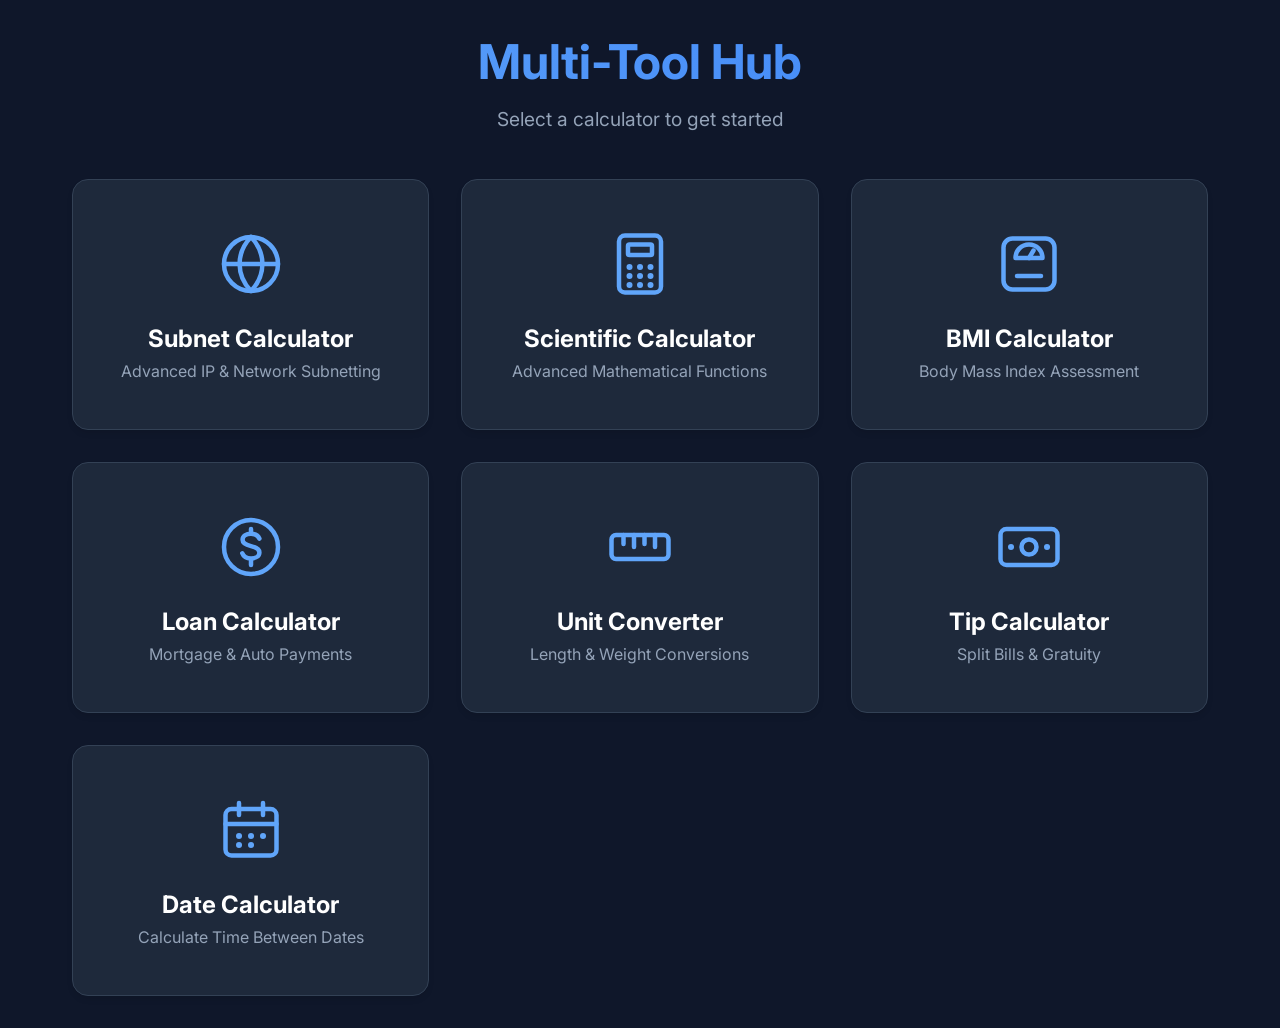
<file: index.html>
<!DOCTYPE html>
<html lang="en">

<head>
    <meta charset="UTF-8">
    <meta name="viewport" content="width=device-width, initial-scale=1.0">
    <title>Calculator Hub</title>
    <style>
        :root {
            --bg-color: #0f172a;
            --card-bg: #1e293b;
            --primary: #3b82f6;
            --primary-hover: #2563eb;
            --text-main: #f8fafc;
            --text-muted: #94a3b8;
            --border: #334155;
        }

        * {
            box-sizing: border-box;
            margin: 0;
            padding: 0;
        }

        body {
            font-family: 'Inter', sans-serif;
            background-color: var(--bg-color);
            color: var(--text-main);
            display: flex;
            align-items: center;
            justify-content: center;
            min-height: 100vh;
        }

        .hub-container {
            text-align: center;
            max-width: 1200px;
            width: 100%;
            padding: 2rem;
        }

        h1 {
            font-size: 3rem;
            margin-bottom: 1rem;
            background: linear-gradient(to right, #60a5fa, #3b82f6);
            -webkit-background-clip: text;
            -webkit-text-fill-color: transparent;
        }

        p {
            color: var(--text-muted);
            font-size: 1.2rem;
            margin-bottom: 3rem;
        }

        .cards {
            display: grid;
            grid-template-columns: repeat(3, 1fr);
            gap: 2rem;
            max-width: 100%;
            margin: 0 auto;
        }

        @media (max-width: 900px) {
            .cards {
                grid-template-columns: repeat(2, 1fr);
            }
        }

        @media (max-width: 600px) {
            .cards {
                grid-template-columns: 1fr;
            }
        }

        .card {
            background: var(--card-bg);
            border: 1px solid var(--border);
            border-radius: 16px;
            padding: 3rem 2rem;
            text-decoration: none;
            color: white;
            transition: all 0.3s ease;
            box-shadow: 0 4px 6px -1px rgba(0, 0, 0, 0.1);
            display: flex;
            flex-direction: column;
            align-items: center;
        }

        .card:hover {
            transform: translateY(-10px);
            border-color: var(--primary);
            box-shadow: 0 10px 25px -5px rgba(59, 130, 246, 0.3);
        }

        .card-icon {
            width: 4.5rem;
            height: 4.5rem;
            margin-bottom: 1.5rem;
            display: block;
            fill: none;
            stroke: #60a5fa;
            stroke-width: 1.5;
            stroke-linecap: round;
            stroke-linejoin: round;
            transition: stroke 0.3s ease, transform 0.3s ease;
        }

        .card:hover .card-icon {
            stroke: #93c5fd;
            transform: scale(1.08);
        }

        .card h2 {
            font-size: 1.5rem;
            margin-bottom: 0.5rem;
        }

        .card p {
            font-size: 1rem;
            margin-bottom: 0;
            color: var(--text-muted);
        }
    </style>
    <link href="https://fonts.googleapis.com/css2?family=Inter:wght@400;600;700&display=swap" rel="stylesheet">
</head>

<body>
    <div class="hub-container">
        <h1>Multi-Tool Hub</h1>
        <p>Select a calculator to get started</p>
        <div class="cards">
            <a href="subnetting/" class="card">
                <!-- Globe -->
                <svg class="card-icon" viewBox="0 0 24 24" aria-hidden="true">
                    <circle cx="12" cy="12" r="9" />
                    <path d="M3 12h18" />
                    <path d="M12 3c2.5 2.6 3.8 5.6 3.8 9s-1.3 6.4-3.8 9c-2.5-2.6-3.8-5.6-3.8-9S9.5 5.6 12 3z" />
                </svg>
                <h2>Subnet Calculator</h2>
                <p>Advanced IP & Network Subnetting</p>
            </a>

            <a href="scientific/" class="card">
                <!-- Calculator -->
                <svg class="card-icon" viewBox="0 0 24 24" aria-hidden="true">
                    <rect x="5" y="2.5" width="14" height="19" rx="2" />
                    <rect x="8" y="5.5" width="8" height="3.5" rx="0.5" />
                    <path d="M8.5 13h.01M12 13h.01M15.5 13h.01M8.5 16h.01M12 16h.01M15.5 16h.01M8.5 19h.01M12 19h.01M15.5 19h.01" stroke-width="2" />
                </svg>
                <h2>Scientific Calculator</h2>
                <p>Advanced Mathematical Functions</p>
            </a>

            <a href="bmi/" class="card">
                <!-- Scale / gauge -->
                <svg class="card-icon" viewBox="0 0 24 24" aria-hidden="true">
                    <rect x="3.5" y="3.5" width="17" height="17" rx="3" />
                    <path d="M7.5 10a4.5 4.5 0 0 1 9 0z" />
                    <path d="M12 10l1.5-2.5" />
                    <path d="M8 16h8" />
                </svg>
                <h2>BMI Calculator</h2>
                <p>Body Mass Index Assessment</p>
            </a>

            <a href="loan/" class="card">
                <!-- Coin with dollar sign -->
                <svg class="card-icon" viewBox="0 0 24 24" aria-hidden="true">
                    <circle cx="12" cy="12" r="9" />
                    <path d="M14.8 9.2c-.4-1-1.4-1.6-2.8-1.6-1.6 0-2.8.8-2.8 2s1 1.7 2.8 2.1c1.8.4 2.8.9 2.8 2.1s-1.2 2-2.8 2c-1.4 0-2.5-.6-2.9-1.7" />
                    <path d="M12 6v1.6M12 16.4V18" />
                </svg>
                <h2>Loan Calculator</h2>
                <p>Mortgage & Auto Payments</p>
            </a>

            <a href="converter/" class="card">
                <!-- Ruler -->
                <svg class="card-icon" viewBox="0 0 24 24" aria-hidden="true">
                    <rect x="2.5" y="8" width="19" height="8" rx="1.5" />
                    <path d="M6.5 8v3M10 8v4M13.5 8v3M17 8v4" />
                </svg>
                <h2>Unit Converter</h2>
                <p>Length & Weight Conversions</p>
            </a>

            <a href="tip/" class="card">
                <!-- Banknote -->
                <svg class="card-icon" viewBox="0 0 24 24" aria-hidden="true">
                    <rect x="2.5" y="6" width="19" height="12" rx="2" />
                    <circle cx="12" cy="12" r="2.5" />
                    <path d="M6 12h.01M18 12h.01" stroke-width="2" />
                </svg>
                <h2>Tip Calculator</h2>
                <p>Split Bills & Gratuity</p>
            </a>

            <a href="date/" class="card">
                <!-- Calendar -->
                <svg class="card-icon" viewBox="0 0 24 24" aria-hidden="true">
                    <rect x="3.5" y="5" width="17" height="15.5" rx="2" />
                    <path d="M3.5 10h17M8 3v4M16 3v4" />
                    <path d="M8 14h.01M12 14h.01M16 14h.01M8 17h.01M12 17h.01" stroke-width="2" />
                </svg>
                <h2>Date Calculator</h2>
                <p>Calculate Time Between Dates</p>
            </a>
        </div>
    </div>
</body>

</html>
</file>
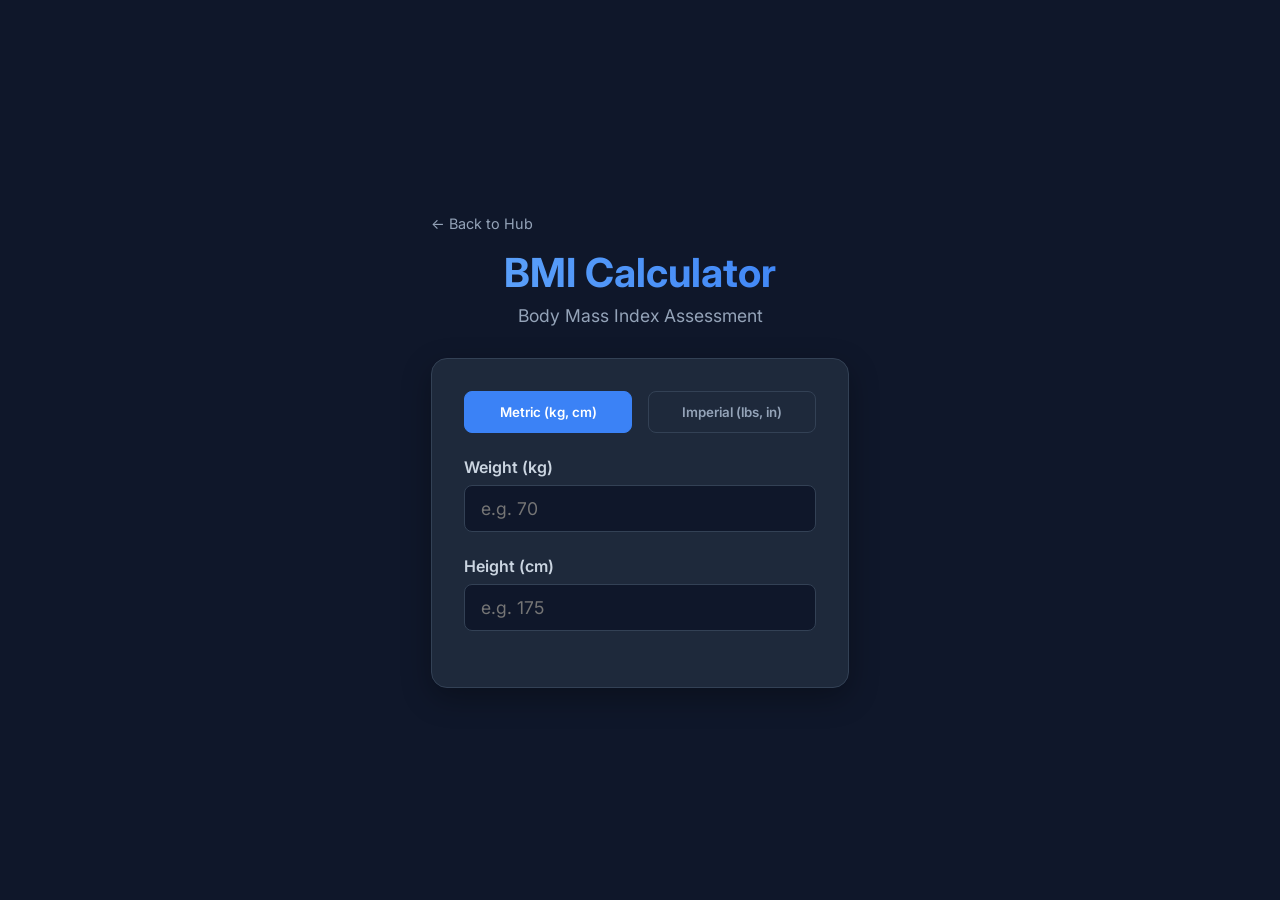
<file: bmi/index.html>
<!DOCTYPE html>
<html lang="en">
<head>
    <meta charset="UTF-8">
    <meta name="viewport" content="width=device-width, initial-scale=1.0">
    <title>BMI Calculator</title>
    <link rel="stylesheet" href="style.css">
    <link href="https://fonts.googleapis.com/css2?family=Inter:wght@400;600;700&display=swap" rel="stylesheet">
</head>
<body>
    <div class="calculator-container">
        <a href="../" class="back-link">&larr; Back to Hub</a>
        <header>
            <h1>BMI Calculator</h1>
            <p>Body Mass Index Assessment</p>
        </header>

        <div class="card">
            <div class="tabs">
                <button class="tab active" onclick="switchUnit('metric')">Metric (kg, cm)</button>
                <button class="tab" onclick="switchUnit('imperial')">Imperial (lbs, in)</button>
            </div>

            <div class="form-group">
                <label id="weightLabel" for="weight">Weight (kg)</label>
                <input type="number" id="weight" placeholder="e.g. 70" oninput="calculateBMI()">
            </div>
            
            <div class="form-group">
                <label id="heightLabel" for="height">Height (cm)</label>
                <input type="number" id="height" placeholder="e.g. 175" oninput="calculateBMI()">
            </div>

            <div class="results" id="results" style="display: none;">
                <div class="bmi-score" id="bmiScore">0.0</div>
                <div class="bmi-category" id="bmiCategory">-</div>
            </div>
        </div>
    </div>
    <script src="script.js"></script>
</body>
</html>
</file>
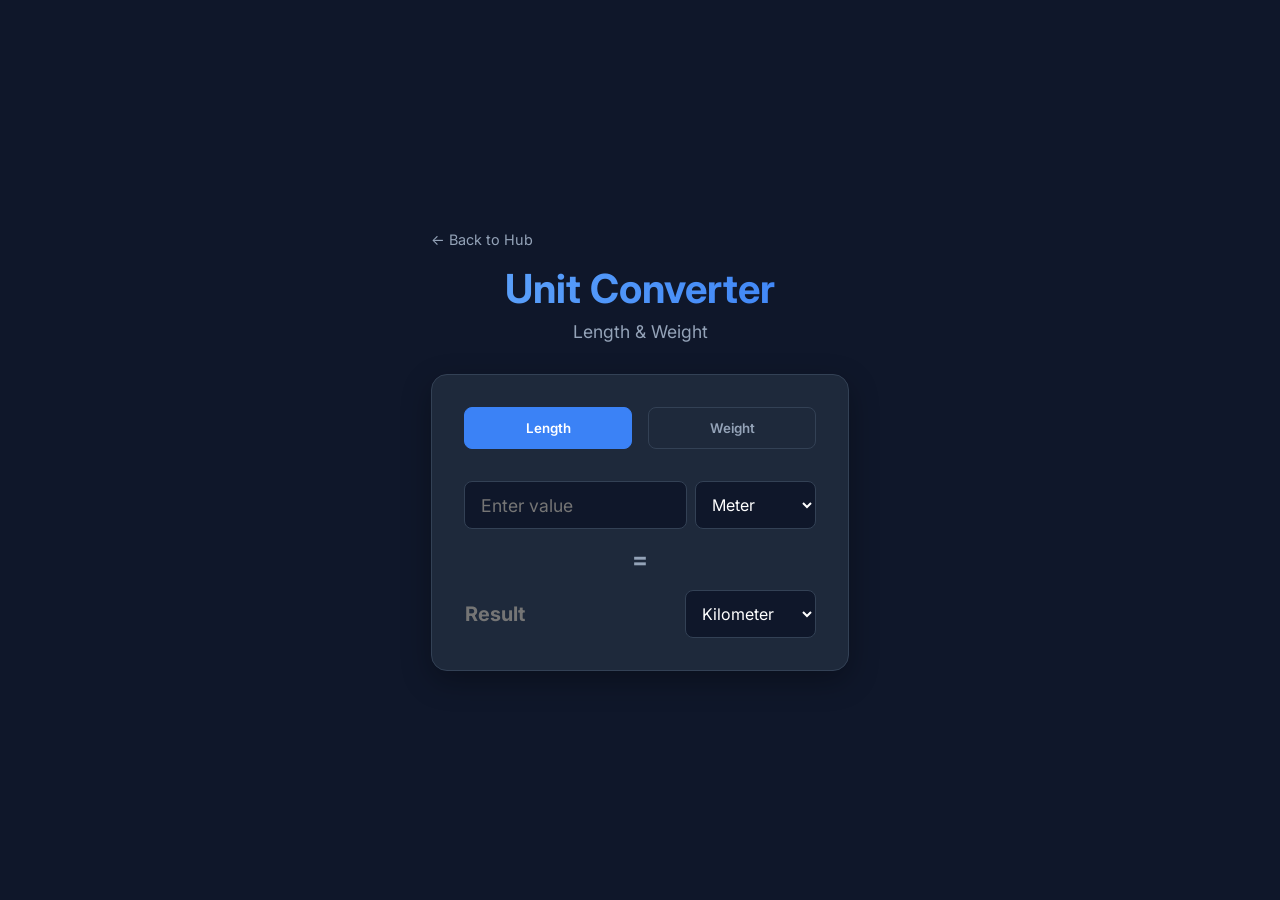
<file: converter/index.html>
<!DOCTYPE html>
<html lang="en">
<head>
    <meta charset="UTF-8">
    <meta name="viewport" content="width=device-width, initial-scale=1.0">
    <title>Unit Converter</title>
    <link rel="stylesheet" href="style.css">
    <link href="https://fonts.googleapis.com/css2?family=Inter:wght@400;600;700&display=swap" rel="stylesheet">
</head>
<body>
    <div class="calculator-container">
        <a href="../" class="back-link">&larr; Back to Hub</a>
        <header>
            <h1>Unit Converter</h1>
            <p>Length & Weight</p>
        </header>

        <div class="card">
            <div class="tabs">
                <button class="tab active" onclick="switchCategory('length')">Length</button>
                <button class="tab" onclick="switchCategory('weight')">Weight</button>
            </div>

            <div class="converter-box">
                <div class="form-group">
                    <input type="number" id="inputValue" placeholder="Enter value" oninput="convert()">
                    <select id="inputUnit" onchange="convert()">
                        <!-- Options generated by JS -->
                    </select>
                </div>
                
                <div class="equals-icon">=</div>
                
                <div class="form-group">
                    <input type="text" id="outputValue" placeholder="Result" readonly>
                    <select id="outputUnit" onchange="convert()">
                        <!-- Options generated by JS -->
                    </select>
                </div>
            </div>
        </div>
    </div>
    <script src="script.js"></script>
</body>
</html>
</file>
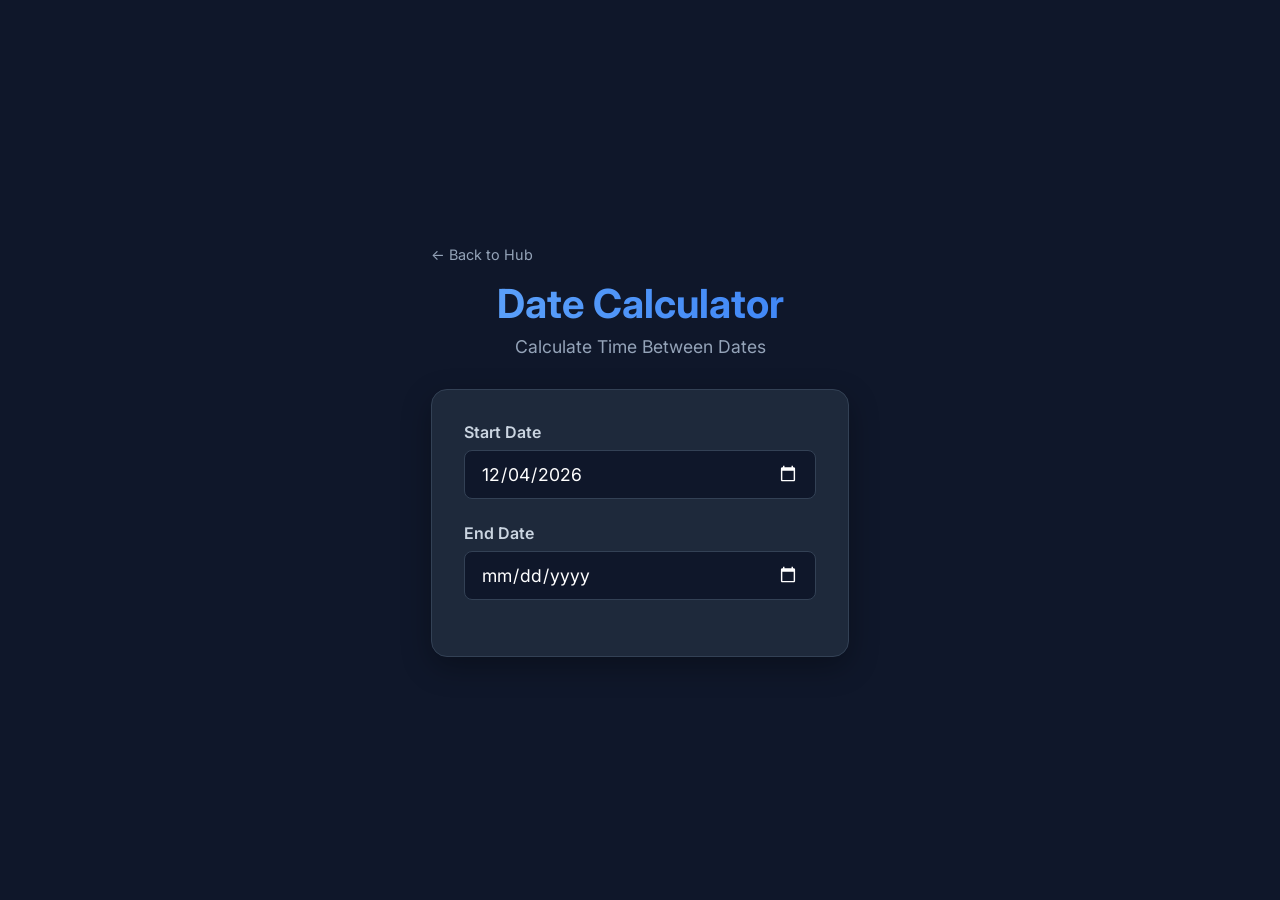
<file: date/index.html>
<!DOCTYPE html>
<html lang="en">
<head>
    <meta charset="UTF-8">
    <meta name="viewport" content="width=device-width, initial-scale=1.0">
    <title>Date Calculator</title>
    <link rel="stylesheet" href="style.css">
    <link href="https://fonts.googleapis.com/css2?family=Inter:wght@400;600;700&display=swap" rel="stylesheet">
</head>
<body>
    <div class="calculator-container">
        <a href="../" class="back-link">&larr; Back to Hub</a>
        <header>
            <h1>Date Calculator</h1>
            <p>Calculate Time Between Dates</p>
        </header>

        <div class="card">
            <div class="form-group">
                <label for="startDate">Start Date</label>
                <input type="date" id="startDate" onchange="calculateDateDiff()">
            </div>
            
            <div class="form-group">
                <label for="endDate">End Date</label>
                <input type="date" id="endDate" onchange="calculateDateDiff()">
            </div>

            <div class="results" id="results" style="display: none;">
                <div class="result-box">
                    <span class="value" id="daysDiff">0</span>
                    <span class="label">Total Days</span>
                </div>
                <div class="breakdown">
                    <div class="bd-item">
                        <span id="weeksDiff">0</span> Weeks
                    </div>
                    <div class="bd-item">
                        <span id="monthsDiff">0</span> Months
                    </div>
                    <div class="bd-item">
                        <span id="yearsDiff">0</span> Years
                    </div>
                </div>
            </div>
        </div>
    </div>
    <script src="script.js"></script>
</body>
</html>
</file>
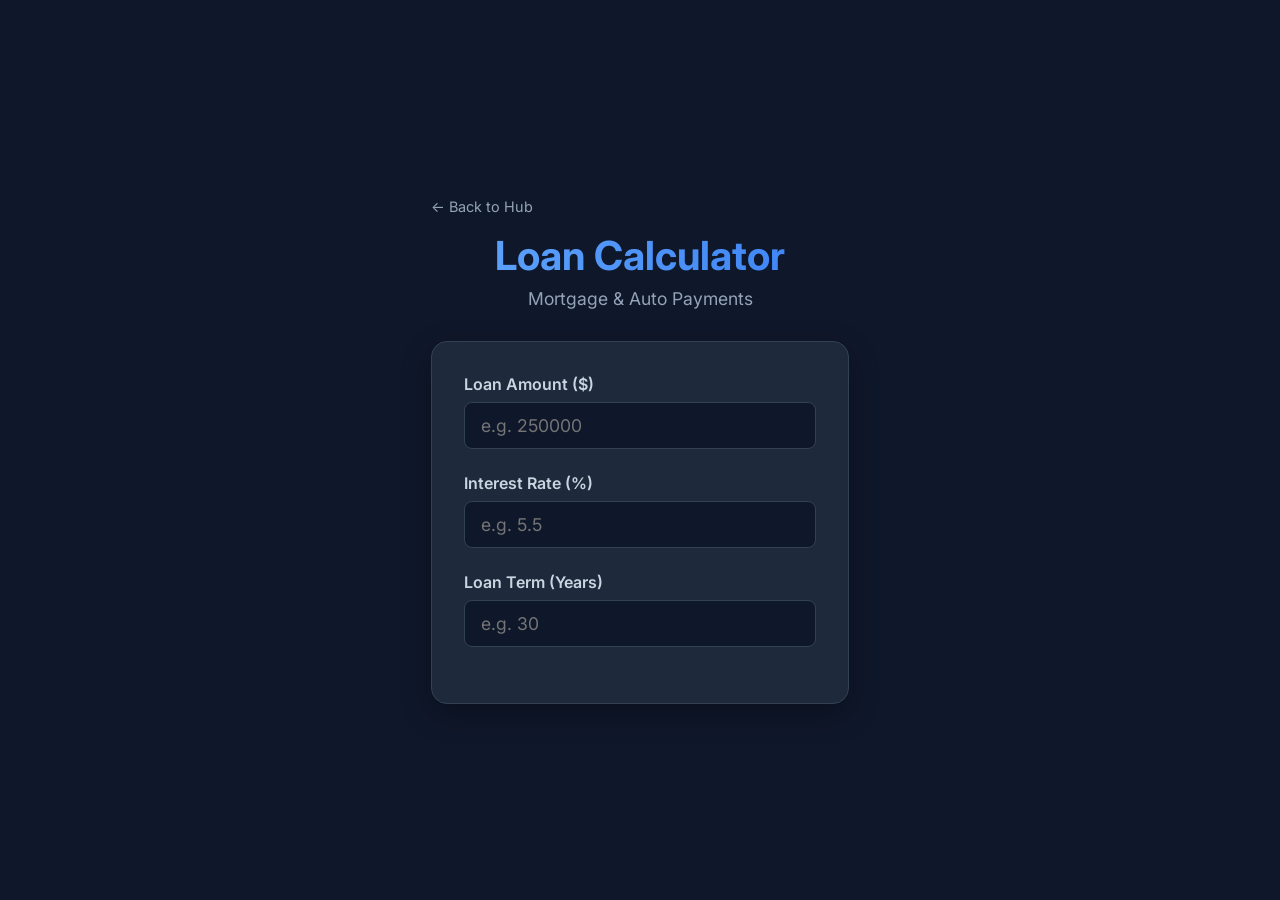
<file: loan/index.html>
<!DOCTYPE html>
<html lang="en">
<head>
    <meta charset="UTF-8">
    <meta name="viewport" content="width=device-width, initial-scale=1.0">
    <title>Loan Calculator</title>
    <link rel="stylesheet" href="style.css">
    <link href="https://fonts.googleapis.com/css2?family=Inter:wght@400;600;700&display=swap" rel="stylesheet">
</head>
<body>
    <div class="calculator-container">
        <a href="../" class="back-link">&larr; Back to Hub</a>
        <header>
            <h1>Loan Calculator</h1>
            <p>Mortgage & Auto Payments</p>
        </header>

        <div class="card">
            <div class="form-group">
                <label for="principal">Loan Amount ($)</label>
                <input type="number" id="principal" placeholder="e.g. 250000" oninput="calculateLoan()">
            </div>
            
            <div class="form-group">
                <label for="interest">Interest Rate (%)</label>
                <input type="number" id="interest" placeholder="e.g. 5.5" step="0.1" oninput="calculateLoan()">
            </div>
            
            <div class="form-group">
                <label for="years">Loan Term (Years)</label>
                <input type="number" id="years" placeholder="e.g. 30" oninput="calculateLoan()">
            </div>

            <div class="results" id="results" style="display: none;">
                <div class="result-row">
                    <span>Monthly Payment:</span>
                    <span class="value highlight" id="monthlyPayment">$0.00</span>
                </div>
                <div class="result-row">
                    <span>Total Interest:</span>
                    <span class="value" id="totalInterest">$0.00</span>
                </div>
                <div class="result-row">
                    <span>Total Payment:</span>
                    <span class="value" id="totalPayment">$0.00</span>
                </div>
            </div>
        </div>
    </div>
    <script src="script.js"></script>
</body>
</html>
</file>
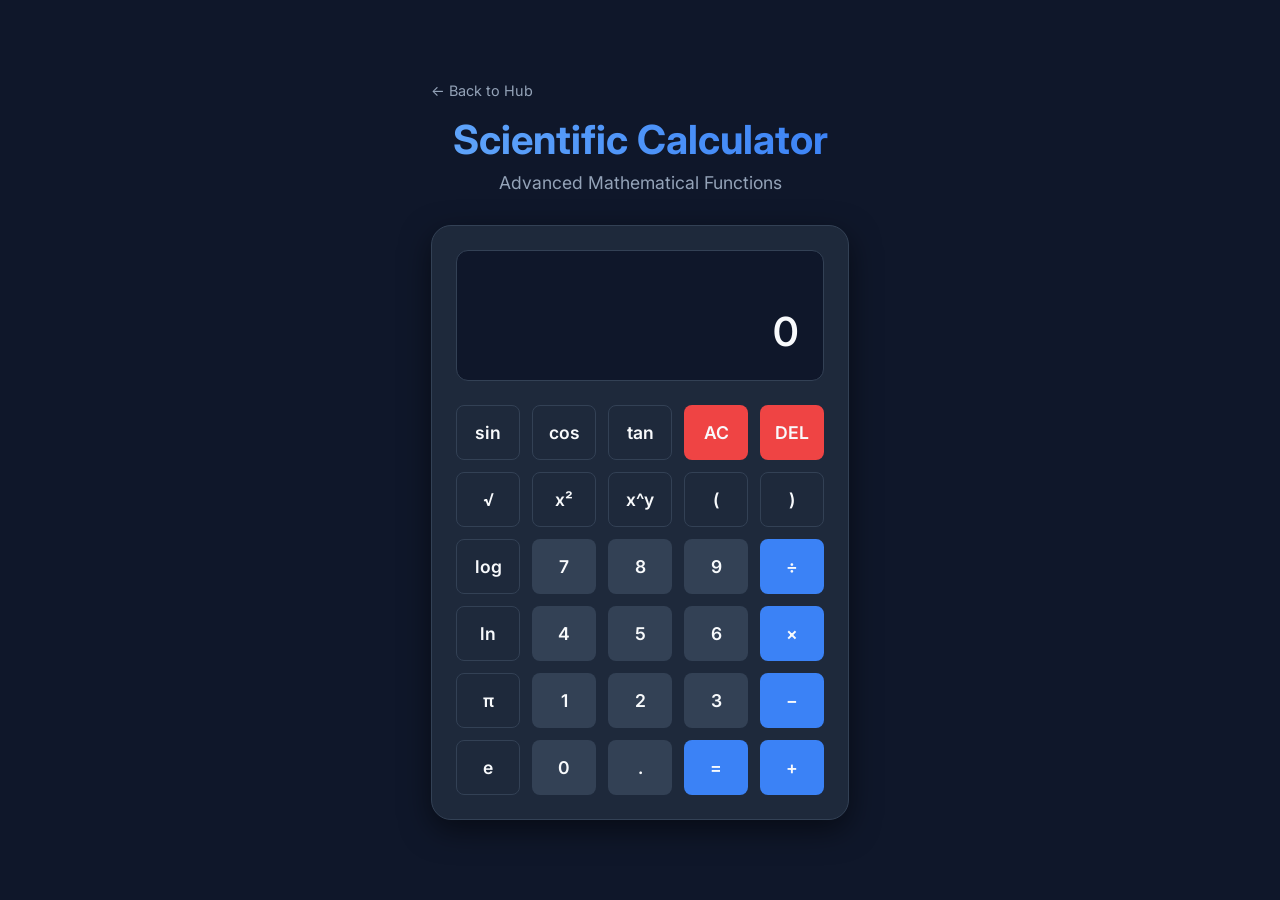
<file: scientific/index.html>
<!DOCTYPE html>
<html lang="en">
<head>
    <meta charset="UTF-8">
    <meta name="viewport" content="width=device-width, initial-scale=1.0">
    <title>Scientific Calculator</title>
    <link rel="stylesheet" href="style.css">
    <link href="https://fonts.googleapis.com/css2?family=Inter:wght@400;600&display=swap" rel="stylesheet">
</head>
<body>
    <div class="calculator-container">
        <a href="../" class="back-link">&larr; Back to Hub</a>
        <header>
            <h1>Scientific Calculator</h1>
            <p>Advanced Mathematical Functions</p>
        </header>
        <div class="calculator">
            <div class="display">
                <div class="history" id="history"></div>
                <div class="current" id="current">0</div>
            </div>
            <div class="keypad">
                <button class="btn fn" onclick="calculate('sin')">sin</button>
                <button class="btn fn" onclick="calculate('cos')">cos</button>
                <button class="btn fn" onclick="calculate('tan')">tan</button>
                <button class="btn action clear" onclick="clearAll()">AC</button>
                <button class="btn action" onclick="deleteChar()">DEL</button>

                <button class="btn fn" onclick="calculate('sqrt')">√</button>
                <button class="btn fn" onclick="calculate('square')">x²</button>
                <button class="btn fn" onclick="calculate('pow')">x^y</button>
                <button class="btn fn" onclick="appendChar('(')">(</button>
                <button class="btn fn" onclick="appendChar(')')">)</button>

                <button class="btn fn" onclick="calculate('log')">log</button>
                <button class="btn num" onclick="appendChar('7')">7</button>
                <button class="btn num" onclick="appendChar('8')">8</button>
                <button class="btn num" onclick="appendChar('9')">9</button>
                <button class="btn op" onclick="appendChar('/')">÷</button>

                <button class="btn fn" onclick="calculate('ln')">ln</button>
                <button class="btn num" onclick="appendChar('4')">4</button>
                <button class="btn num" onclick="appendChar('5')">5</button>
                <button class="btn num" onclick="appendChar('6')">6</button>
                <button class="btn op" onclick="appendChar('*')">×</button>

                <button class="btn fn" onclick="appendChar('Math.PI')">π</button>
                <button class="btn num" onclick="appendChar('1')">1</button>
                <button class="btn num" onclick="appendChar('2')">2</button>
                <button class="btn num" onclick="appendChar('3')">3</button>
                <button class="btn op" onclick="appendChar('-')">−</button>

                <button class="btn fn" onclick="appendChar('Math.E')">e</button>
                <button class="btn num" onclick="appendChar('0')">0</button>
                <button class="btn num" onclick="appendChar('.')">.</button>
                <button class="btn op equals" onclick="evaluateExpr()">=</button>
                <button class="btn op" onclick="appendChar('+')">+</button>
            </div>
        </div>
    </div>
    <script src="script.js"></script>
</body>
</html>
</file>
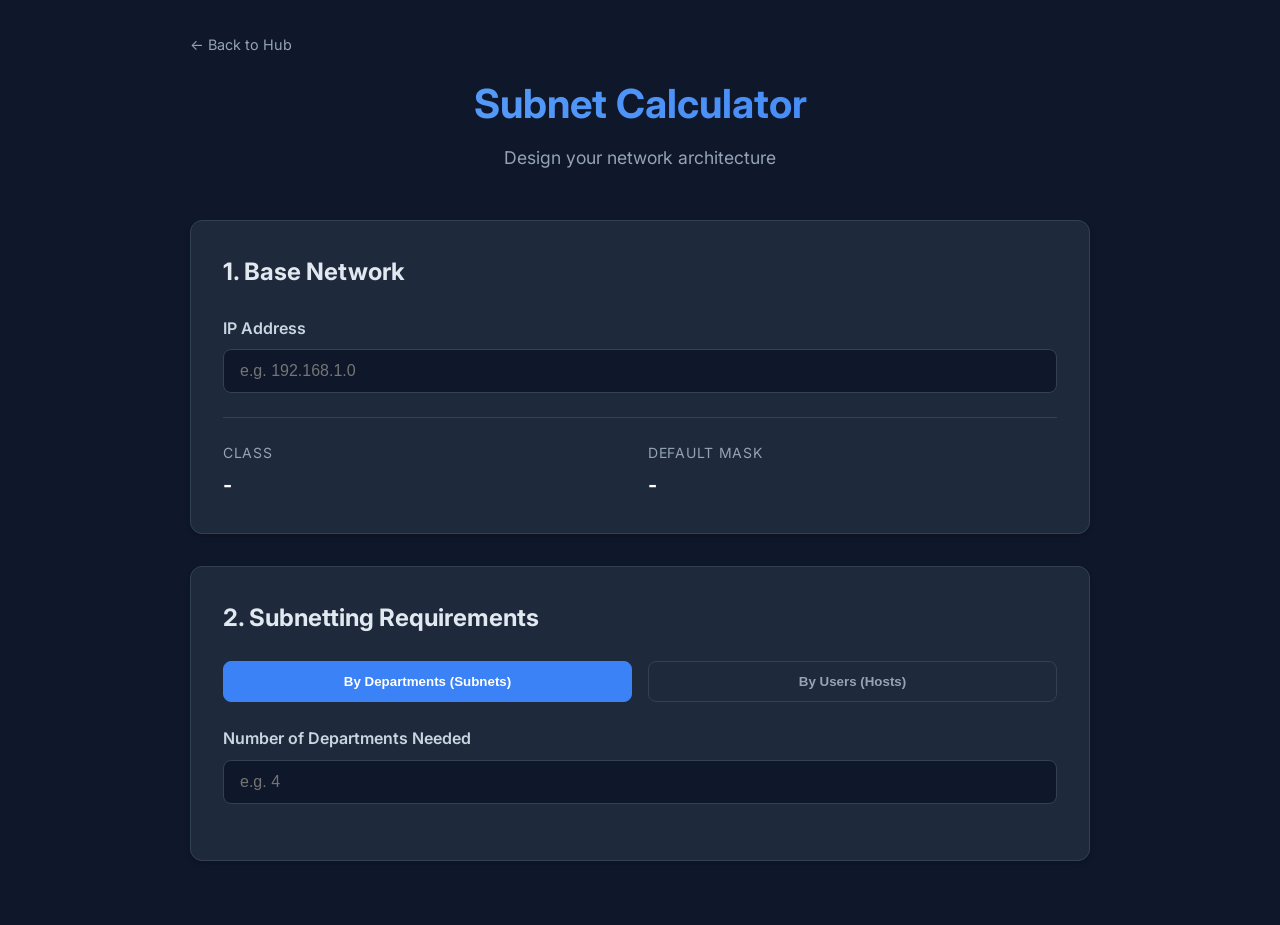
<file: subnetting/index.html>
<!DOCTYPE html>
<html lang="en">
<head>
    <meta charset="UTF-8">
    <meta name="viewport" content="width=device-width, initial-scale=1.0">
    <title>Advanced Subnet Calculator</title>
    <link rel="stylesheet" href="style.css">
    <link href="https://fonts.googleapis.com/css2?family=Inter:wght@300;400;600;700&display=swap" rel="stylesheet">
</head>
<body>
    <div class="container">
        <a href="../" class="back-link">&larr; Back to Hub</a>
        <header>
            <h1>Subnet Calculator</h1>
            <p>Design your network architecture</p>
        </header>

        <main>
            <div class="card">
                <h2>1. Base Network</h2>
                <div class="form-group">
                    <label for="ipAddress">IP Address</label>
                    <input type="text" id="ipAddress" placeholder="e.g. 192.168.1.0" oninput="analyzeIP()">
                    <small id="ipFeedback" class="feedback"></small>
                </div>
                
                <div class="results-grid" id="baseNetworkResults">
                    <div class="result-item">
                        <span class="label">Class</span>
                        <span class="value" id="ipClass">-</span>
                    </div>
                    <div class="result-item">
                        <span class="label">Default Mask</span>
                        <span class="value" id="defaultMask">-</span>
                    </div>
                </div>
            </div>

            <div class="card">
                <h2>2. Subnetting Requirements</h2>
                <div class="tabs">
                    <button class="tab active" onclick="switchTab('subnets')">By Departments (Subnets)</button>
                    <button class="tab" onclick="switchTab('hosts')">By Users (Hosts)</button>
                </div>
                
                <div class="form-group" id="reqInputGroup">
                    <label id="reqLabel" for="requirement">Number of Departments Needed</label>
                    <input type="number" id="requirement" min="1" placeholder="e.g. 4" oninput="calculateSubnets()">
                </div>
            </div>

            <div class="card results-card" id="calculationResults" style="display: none;">
                <h2>3. Calculation Results</h2>
                
                <div class="summary-box">
                    <div class="summary-item">
                        <span class="label">Borrowed Bits</span>
                        <span class="value highlight" id="borrowedBits">0</span>
                    </div>
                    <div class="summary-item">
                        <span class="label">New Subnet Mask</span>
                        <span class="value highlight" id="newMask">-</span>
                    </div>
                    <div class="summary-item">
                        <span class="label">Usable Hosts per Subnet</span>
                        <span class="value highlight" id="hostsPerSubnet">0</span>
                    </div>
                </div>

                <div class="table-container">
                    <table id="subnetTable">
                        <thead>
                            <tr>
                                <th>Subnet #</th>
                                <th>Network Address</th>
                                <th>Usable IP Range</th>
                                <th>Broadcast Address</th>
                            </tr>
                        </thead>
                        <tbody>
                            <!-- Generated rows go here -->
                        </tbody>
                    </table>
                </div>
            </div>
        </main>
    </div>
    <script src="script.js"></script>
</body>
</html>
</file>
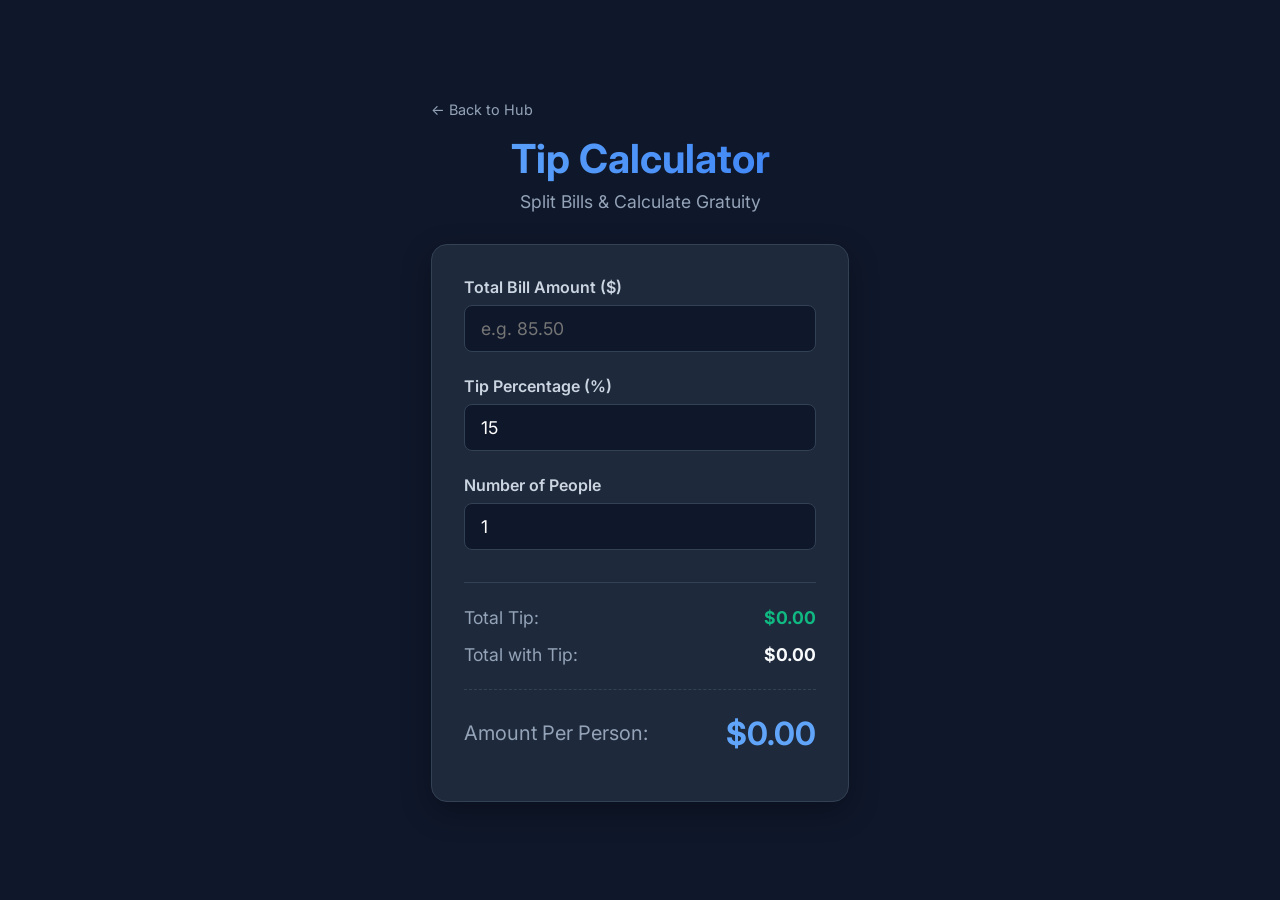
<file: tip/index.html>
<!DOCTYPE html>
<html lang="en">
<head>
    <meta charset="UTF-8">
    <meta name="viewport" content="width=device-width, initial-scale=1.0">
    <title>Tip Calculator</title>
    <link rel="stylesheet" href="style.css">
    <link href="https://fonts.googleapis.com/css2?family=Inter:wght@400;600;700&display=swap" rel="stylesheet">
</head>
<body>
    <div class="calculator-container">
        <a href="../" class="back-link">&larr; Back to Hub</a>
        <header>
            <h1>Tip Calculator</h1>
            <p>Split Bills & Calculate Gratuity</p>
        </header>

        <div class="card">
            <div class="form-group">
                <label for="bill">Total Bill Amount ($)</label>
                <input type="number" id="bill" placeholder="e.g. 85.50" oninput="calculateTip()">
            </div>
            
            <div class="form-group">
                <label for="tipPercent">Tip Percentage (%)</label>
                <input type="number" id="tipPercent" value="15" placeholder="e.g. 15" oninput="calculateTip()">
            </div>
            
            <div class="form-group">
                <label for="people">Number of People</label>
                <input type="number" id="people" value="1" min="1" placeholder="e.g. 2" oninput="calculateTip()">
            </div>

            <div class="results" id="results">
                <div class="result-row">
                    <span>Total Tip:</span>
                    <span class="value highlight" id="totalTip">$0.00</span>
                </div>
                <div class="result-row">
                    <span>Total with Tip:</span>
                    <span class="value" id="totalBill">$0.00</span>
                </div>
                <div class="result-row highlight-row">
                    <span>Amount Per Person:</span>
                    <span class="value" id="perPerson">$0.00</span>
                </div>
            </div>
        </div>
    </div>
    <script src="script.js"></script>
</body>
</html>
</file>
<file: bmi/style.css>
:root {
    --bg-color: #0f172a;
    --card-bg: #1e293b;
    --primary: #3b82f6;
    --primary-hover: #2563eb;
    --text-main: #f8fafc;
    --text-muted: #94a3b8;
    --border: #334155;

    /* BMI Colors */
    --underweight: #60a5fa;
    --normal: #10b981;
    --overweight: #f59e0b;
    --obese: #ef4444;
}

* {
    box-sizing: border-box;
    margin: 0;
    padding: 0;
    font-family: 'Inter', sans-serif;
}

body {
    background: var(--bg-color);
    display: flex;
    align-items: center;
    justify-content: center;
    min-height: 100vh;
    padding: 2rem 0;
    color: var(--text-main);
}

.calculator-container {
    max-width: 450px;
    width: 100%;
    padding: 1rem;
}

.back-link {
    display: inline-block;
    margin-bottom: 1rem;
    color: var(--text-muted);
    text-decoration: none;
    font-size: 0.9rem;
    transition: color 0.2s;
}

.back-link:hover {
    color: var(--text-main);
}

header {
    text-align: center;
    margin-bottom: 2rem;
}

header h1 {
    font-size: 2.5rem;
    background: linear-gradient(to right, #60a5fa, #3b82f6);
    -webkit-background-clip: text;
    -webkit-text-fill-color: transparent;
    margin-bottom: 0.5rem;
}

header p {
    color: var(--text-muted);
    font-size: 1.1rem;
}

.card {
    background: var(--card-bg);
    border-radius: 16px;
    padding: 2rem;
    box-shadow: 0 10px 30px rgba(0, 0, 0, 0.3);
    border: 1px solid var(--border);
}

.tabs {
    display: flex;
    gap: 1rem;
    margin-bottom: 1.5rem;
}

.tab {
    flex: 1;
    padding: 0.75rem;
    background: transparent;
    border: 1px solid var(--border);
    color: var(--text-muted);
    border-radius: 8px;
    cursor: pointer;
    font-weight: 600;
    transition: all 0.2s ease;
}

.tab.active {
    background: var(--primary);
    color: white;
    border-color: var(--primary);
}

.form-group {
    margin-bottom: 1.5rem;
}

label {
    display: block;
    margin-bottom: 0.5rem;
    font-weight: 600;
    color: #cbd5e1;
}

input {
    width: 100%;
    padding: 0.75rem 1rem;
    background: #0f172a;
    border: 1px solid var(--border);
    border-radius: 8px;
    color: white;
    font-size: 1.1rem;
    transition: all 0.3s ease;
}

input:focus {
    outline: none;
    border-color: var(--primary);
    box-shadow: 0 0 0 3px rgba(59, 130, 246, 0.2);
}

.results {
    text-align: center;
    margin-top: 2rem;
    padding-top: 1.5rem;
    border-top: 1px solid var(--border);
}

.bmi-score {
    font-size: 3.5rem;
    font-weight: 700;
    line-height: 1;
    margin-bottom: 0.5rem;
}

.bmi-category {
    font-size: 1.25rem;
    font-weight: 600;
    text-transform: uppercase;
    letter-spacing: 1px;
}

/* Dynamic Classes */
.underweight {
    color: var(--underweight);
}

.normal {
    color: var(--normal);
}

.overweight {
    color: var(--overweight);
}

.obese {
    color: var(--obese);
}
</file>
<file: converter/style.css>
:root {
    --bg-color: #0f172a;
    --card-bg: #1e293b;
    --primary: #3b82f6;
    --text-main: #f8fafc;
    --text-muted: #94a3b8;
    --border: #334155;
}

* { box-sizing: border-box; margin: 0; padding: 0; font-family: 'Inter', sans-serif; }

body { background: var(--bg-color); display: flex; align-items: center; justify-content: center; min-height: 100vh; padding: 2rem 0; color: var(--text-main); }

.calculator-container { max-width: 450px; width: 100%; padding: 1rem; }

.back-link { display: inline-block; margin-bottom: 1rem; color: var(--text-muted); text-decoration: none; font-size: 0.9rem; transition: color 0.2s; }
.back-link:hover { color: var(--text-main); }

header { text-align: center; margin-bottom: 2rem; }
header h1 { font-size: 2.5rem; background: linear-gradient(to right, #60a5fa, #3b82f6); -webkit-background-clip: text; -webkit-text-fill-color: transparent; margin-bottom: 0.5rem; }
header p { color: var(--text-muted); font-size: 1.1rem; }

.card { background: var(--card-bg); border-radius: 16px; padding: 2rem; box-shadow: 0 10px 30px rgba(0,0,0,0.3); border: 1px solid var(--border); }

.tabs { display: flex; gap: 1rem; margin-bottom: 2rem; }
.tab { flex: 1; padding: 0.75rem; background: transparent; border: 1px solid var(--border); color: var(--text-muted); border-radius: 8px; cursor: pointer; font-weight: 600; transition: all 0.2s ease; }
.tab.active { background: var(--primary); color: white; border-color: var(--primary); }

.converter-box { display: flex; flex-direction: column; gap: 1rem; }
.form-group { display: flex; gap: 0.5rem; }

input { flex: 2; width: 100%; padding: 0.75rem 1rem; background: #0f172a; border: 1px solid var(--border); border-radius: 8px; color: white; font-size: 1.1rem; transition: all 0.3s ease; }
input:focus { outline: none; border-color: var(--primary); }
input[readonly] { background: transparent; border-color: transparent; font-size: 1.25rem; font-weight: 700; color: #60a5fa; padding: 0;}

select { flex: 1; width: 100%; padding: 0.75rem; background: #0f172a; border: 1px solid var(--border); border-radius: 8px; color: white; font-size: 1rem; cursor: pointer; }
select:focus { outline: none; border-color: var(--primary); }

.equals-icon { text-align: center; font-size: 1.5rem; color: var(--text-muted); font-weight: 700; }
</file>
<file: date/style.css>
:root {
    --bg-color: #0f172a;
    --card-bg: #1e293b;
    --primary: #3b82f6;
    --text-main: #f8fafc;
    --text-muted: #94a3b8;
    --border: #334155;
    --highlight: #10b981;
}

* { box-sizing: border-box; margin: 0; padding: 0; font-family: 'Inter', sans-serif; }

body { background: var(--bg-color); display: flex; align-items: center; justify-content: center; min-height: 100vh; padding: 2rem 0; color: var(--text-main); }

.calculator-container { max-width: 450px; width: 100%; padding: 1rem; }

.back-link { display: inline-block; margin-bottom: 1rem; color: var(--text-muted); text-decoration: none; font-size: 0.9rem; transition: color 0.2s; }
.back-link:hover { color: var(--text-main); }

header { text-align: center; margin-bottom: 2rem; }
header h1 { font-size: 2.5rem; background: linear-gradient(to right, #60a5fa, #3b82f6); -webkit-background-clip: text; -webkit-text-fill-color: transparent; margin-bottom: 0.5rem; }
header p { color: var(--text-muted); font-size: 1.1rem; }

.card { background: var(--card-bg); border-radius: 16px; padding: 2rem; box-shadow: 0 10px 30px rgba(0,0,0,0.3); border: 1px solid var(--border); }

.form-group { margin-bottom: 1.5rem; }
label { display: block; margin-bottom: 0.5rem; font-weight: 600; color: #cbd5e1; }
input { width: 100%; padding: 0.75rem 1rem; background: #0f172a; border: 1px solid var(--border); border-radius: 8px; color: white; font-size: 1.1rem; transition: all 0.3s ease; }
input:focus { outline: none; border-color: var(--primary); box-shadow: 0 0 0 3px rgba(59, 130, 246, 0.2); }

/* Fix date picker icon in dark mode */
::-webkit-calendar-picker-indicator { filter: invert(1); cursor: pointer; }

.results { margin-top: 2rem; padding-top: 1.5rem; border-top: 1px solid var(--border); text-align: center; }
.result-box { margin-bottom: 1.5rem; }
.result-box .value { display: block; font-size: 3.5rem; font-weight: 700; color: #60a5fa; line-height: 1; margin-bottom: 0.25rem; }
.result-box .label { font-size: 1.1rem; color: var(--text-muted); text-transform: uppercase; letter-spacing: 1px; }

.breakdown { display: flex; justify-content: space-between; border-top: 1px dashed var(--border); padding-top: 1.5rem; }
.bd-item { flex: 1; color: var(--text-muted); font-size: 0.9rem; text-transform: uppercase; }
.bd-item span { display: block; font-size: 1.5rem; font-weight: 700; color: white; margin-bottom: 0.25rem; }
</file>
<file: loan/style.css>
:root {
    --bg-color: #0f172a;
    --card-bg: #1e293b;
    --primary: #3b82f6;
    --text-main: #f8fafc;
    --text-muted: #94a3b8;
    --border: #334155;
    --highlight: #10b981;
}

* { box-sizing: border-box; margin: 0; padding: 0; font-family: 'Inter', sans-serif; }

body { background: var(--bg-color); display: flex; align-items: center; justify-content: center; min-height: 100vh; padding: 2rem 0; color: var(--text-main); }

.calculator-container { max-width: 450px; width: 100%; padding: 1rem; }

.back-link { display: inline-block; margin-bottom: 1rem; color: var(--text-muted); text-decoration: none; font-size: 0.9rem; transition: color 0.2s; }
.back-link:hover { color: var(--text-main); }

header { text-align: center; margin-bottom: 2rem; }
header h1 { font-size: 2.5rem; background: linear-gradient(to right, #60a5fa, #3b82f6); -webkit-background-clip: text; -webkit-text-fill-color: transparent; margin-bottom: 0.5rem; }
header p { color: var(--text-muted); font-size: 1.1rem; }

.card { background: var(--card-bg); border-radius: 16px; padding: 2rem; box-shadow: 0 10px 30px rgba(0,0,0,0.3); border: 1px solid var(--border); }

.form-group { margin-bottom: 1.5rem; }
label { display: block; margin-bottom: 0.5rem; font-weight: 600; color: #cbd5e1; }
input { width: 100%; padding: 0.75rem 1rem; background: #0f172a; border: 1px solid var(--border); border-radius: 8px; color: white; font-size: 1.1rem; transition: all 0.3s ease; }
input:focus { outline: none; border-color: var(--primary); box-shadow: 0 0 0 3px rgba(59, 130, 246, 0.2); }

.results { margin-top: 2rem; padding-top: 1.5rem; border-top: 1px solid var(--border); }
.result-row { display: flex; justify-content: space-between; align-items: center; margin-bottom: 1rem; font-size: 1.1rem; }
.result-row span:first-child { color: var(--text-muted); }
.result-row .value { font-weight: 700; }
.result-row .value.highlight { font-size: 2rem; color: var(--highlight); }
</file>
<file: scientific/style.css>
:root {
    --bg: #0f172a;
    --calc-bg: #1e293b;
    --display-bg: #0f172a;
    --btn-num: #334155;
    --btn-num-hover: #475569;
    --btn-fn: #1e293b;
    --btn-fn-hover: #334155;
    --btn-op: #3b82f6;
    --btn-op-hover: #2563eb;
    --btn-action: #ef4444;
    --btn-action-hover: #dc2626;
    --text-main: #f8fafc;
    --text-muted: #94a3b8;
    --border: #334155;
}

* {
    box-sizing: border-box;
    margin: 0;
    padding: 0;
    font-family: 'Inter', sans-serif;
}

body {
    background: var(--bg);
    display: flex;
    align-items: center;
    justify-content: center;
    min-height: 100vh;
    padding: 2rem 0;
}

.calculator-container {
    max-width: 450px;
    width: 100%;
    padding: 1rem;
}

header {
    text-align: center;
    margin-bottom: 2rem;
}

header h1 {
    font-size: 2.5rem;
    background: linear-gradient(to right, #60a5fa, #3b82f6);
    -webkit-background-clip: text;
    -webkit-text-fill-color: transparent;
    margin-bottom: 0.5rem;
}

header p {
    color: var(--text-muted);
    font-size: 1.1rem;
}

.back-link {
    display: inline-block;
    margin-bottom: 1rem;
    color: var(--text-muted);
    text-decoration: none;
    font-size: 0.9rem;
    transition: color 0.2s;
}

.back-link:hover {
    color: var(--text-main);
}

.calculator {
    background: var(--calc-bg);
    border-radius: 20px;
    padding: 1.5rem;
    box-shadow: 0 10px 30px rgba(0, 0, 0, 0.5);
    border: 1px solid var(--border);
}

.display {
    background: var(--display-bg);
    border-radius: 12px;
    padding: 1.5rem;
    margin-bottom: 1.5rem;
    text-align: right;
    border: 1px solid var(--border);
    overflow: hidden;
}

.history {
    color: var(--text-muted);
    font-size: 1rem;
    min-height: 1.5rem;
    margin-bottom: 0.5rem;
    word-wrap: break-word;
}

.current {
    color: var(--text-main);
    font-size: 2.5rem;
    font-weight: 600;
    word-wrap: break-word;
}

.keypad {
    display: grid;
    grid-template-columns: repeat(5, 1fr);
    gap: 0.75rem;
}

.btn {
    border: none;
    border-radius: 8px;
    padding: 1rem 0;
    font-size: 1.1rem;
    font-weight: 600;
    cursor: pointer;
    color: var(--text-main);
    transition: all 0.2s;
}

.btn:active {
    transform: scale(0.95);
}

.btn.num {
    background: var(--btn-num);
}

.btn.num:hover {
    background: var(--btn-num-hover);
}

.btn.fn {
    background: var(--btn-fn);
    border: 1px solid var(--border);
}

.btn.fn:hover {
    background: var(--btn-fn-hover);
}

.btn.op {
    background: var(--btn-op);
}

.btn.op:hover {
    background: var(--btn-op-hover);
}

.btn.action {
    background: var(--btn-action);
}

.btn.action:hover {
    background: var(--btn-action-hover);
}

@media (max-width: 480px) {
    .btn {
        padding: 0.75rem 0;
        font-size: 1rem;
    }

    .current {
        font-size: 2rem;
    }
}
</file>
<file: subnetting/style.css>
:root {
    --bg-color: #0f172a;
    --card-bg: #1e293b;
    --primary: #3b82f6;
    --primary-hover: #2563eb;
    --text-main: #f8fafc;
    --text-muted: #94a3b8;
    --border: #334155;
    --success: #10b981;
    --error: #ef4444;
}

* {
    box-sizing: border-box;
    margin: 0;
    padding: 0;
}

body {
    font-family: 'Inter', sans-serif;
    background-color: var(--bg-color);
    color: var(--text-main);
    line-height: 1.6;
    padding: 2rem;
}

.container {
    max-width: 900px;
    margin: 0 auto;
}

.back-link {
    display: inline-block;
    margin-bottom: 1rem;
    color: var(--text-muted);
    text-decoration: none;
    font-size: 0.9rem;
    transition: color 0.2s;
}

.back-link:hover {
    color: var(--text-main);
}

header {
    text-align: center;
    margin-bottom: 3rem;
}

header h1 {
    font-size: 2.5rem;
    background: linear-gradient(to right, #60a5fa, #3b82f6);
    -webkit-background-clip: text;
    -webkit-text-fill-color: transparent;
    margin-bottom: 0.5rem;
}

header p {
    color: var(--text-muted);
    font-size: 1.1rem;
}

.card {
    background: var(--card-bg);
    border-radius: 12px;
    padding: 2rem;
    margin-bottom: 2rem;
    box-shadow: 0 4px 6px -1px rgba(0, 0, 0, 0.1), 0 2px 4px -1px rgba(0, 0, 0, 0.06);
    border: 1px solid var(--border);
}

h2 {
    font-size: 1.5rem;
    margin-bottom: 1.5rem;
    color: #e2e8f0;
    display: flex;
    align-items: center;
    gap: 0.5rem;
}

.form-group {
    margin-bottom: 1.5rem;
}

label {
    display: block;
    margin-bottom: 0.5rem;
    font-weight: 600;
    color: #cbd5e1;
}

input {
    width: 100%;
    padding: 0.75rem 1rem;
    background: #0f172a;
    border: 1px solid var(--border);
    border-radius: 8px;
    color: white;
    font-size: 1rem;
    transition: all 0.3s ease;
}

input:focus {
    outline: none;
    border-color: var(--primary);
    box-shadow: 0 0 0 3px rgba(59, 130, 246, 0.2);
}

.feedback {
    display: block;
    margin-top: 0.5rem;
    font-size: 0.875rem;
}

.feedback.success {
    color: var(--success);
}

.feedback.error {
    color: var(--error);
}

.results-grid {
    display: grid;
    grid-template-columns: repeat(auto-fit, minmax(200px, 1fr));
    gap: 1rem;
    margin-top: 1.5rem;
    padding-top: 1.5rem;
    border-top: 1px solid var(--border);
}

.result-item {
    display: flex;
    flex-direction: column;
}

.result-item .label {
    font-size: 0.875rem;
    color: var(--text-muted);
    text-transform: uppercase;
    letter-spacing: 0.05em;
}

.result-item .value {
    font-size: 1.25rem;
    font-weight: 700;
    color: #fff;
    margin-top: 0.25rem;
}

.tabs {
    display: flex;
    gap: 1rem;
    margin-bottom: 1.5rem;
}

.tab {
    flex: 1;
    padding: 0.75rem;
    background: transparent;
    border: 1px solid var(--border);
    color: var(--text-muted);
    border-radius: 8px;
    cursor: pointer;
    font-weight: 600;
    transition: all 0.2s ease;
}

.tab.active {
    background: var(--primary);
    color: white;
    border-color: var(--primary);
}

.summary-box {
    display: flex;
    justify-content: space-between;
    background: #0f172a;
    padding: 1.5rem;
    border-radius: 8px;
    margin-bottom: 2rem;
    border: 1px solid var(--border);
}

.summary-item {
    text-align: center;
}

.summary-item .label {
    display: block;
    color: var(--text-muted);
    font-size: 0.875rem;
    margin-bottom: 0.5rem;
}

.summary-item .value.highlight {
    color: #60a5fa;
    font-size: 1.5rem;
    font-weight: 700;
}

.table-container {
    overflow-x: auto;
}

table {
    width: 100%;
    border-collapse: collapse;
    text-align: left;
}

th,
td {
    padding: 1rem;
    border-bottom: 1px solid var(--border);
}

th {
    color: var(--text-muted);
    font-weight: 600;
    text-transform: uppercase;
    font-size: 0.875rem;
    background: rgba(15, 23, 42, 0.5);
}

td {
    font-family: monospace;
    font-size: 1rem;
}

tr:hover td {
    background: rgba(255, 255, 255, 0.05);
}
</file>
<file: tip/style.css>
:root {
    --bg-color: #0f172a;
    --card-bg: #1e293b;
    --primary: #3b82f6;
    --text-main: #f8fafc;
    --text-muted: #94a3b8;
    --border: #334155;
    --highlight: #10b981;
}

* { box-sizing: border-box; margin: 0; padding: 0; font-family: 'Inter', sans-serif; }

body { background: var(--bg-color); display: flex; align-items: center; justify-content: center; min-height: 100vh; padding: 2rem 0; color: var(--text-main); }

.calculator-container { max-width: 450px; width: 100%; padding: 1rem; }

.back-link { display: inline-block; margin-bottom: 1rem; color: var(--text-muted); text-decoration: none; font-size: 0.9rem; transition: color 0.2s; }
.back-link:hover { color: var(--text-main); }

header { text-align: center; margin-bottom: 2rem; }
header h1 { font-size: 2.5rem; background: linear-gradient(to right, #60a5fa, #3b82f6); -webkit-background-clip: text; -webkit-text-fill-color: transparent; margin-bottom: 0.5rem; }
header p { color: var(--text-muted); font-size: 1.1rem; }

.card { background: var(--card-bg); border-radius: 16px; padding: 2rem; box-shadow: 0 10px 30px rgba(0,0,0,0.3); border: 1px solid var(--border); }

.form-group { margin-bottom: 1.5rem; }
label { display: block; margin-bottom: 0.5rem; font-weight: 600; color: #cbd5e1; }
input { width: 100%; padding: 0.75rem 1rem; background: #0f172a; border: 1px solid var(--border); border-radius: 8px; color: white; font-size: 1.1rem; transition: all 0.3s ease; }
input:focus { outline: none; border-color: var(--primary); box-shadow: 0 0 0 3px rgba(59, 130, 246, 0.2); }

.results { margin-top: 2rem; padding-top: 1.5rem; border-top: 1px solid var(--border); }
.result-row { display: flex; justify-content: space-between; align-items: center; margin-bottom: 1rem; font-size: 1.1rem; }
.result-row span:first-child { color: var(--text-muted); }
.result-row .value { font-weight: 700; }
.result-row .value.highlight { color: var(--highlight); }
.highlight-row { margin-top: 1.5rem; padding-top: 1.5rem; border-top: 1px dashed var(--border); font-size: 1.25rem; }
.highlight-row .value { font-size: 2rem; color: #60a5fa; }
</file>
